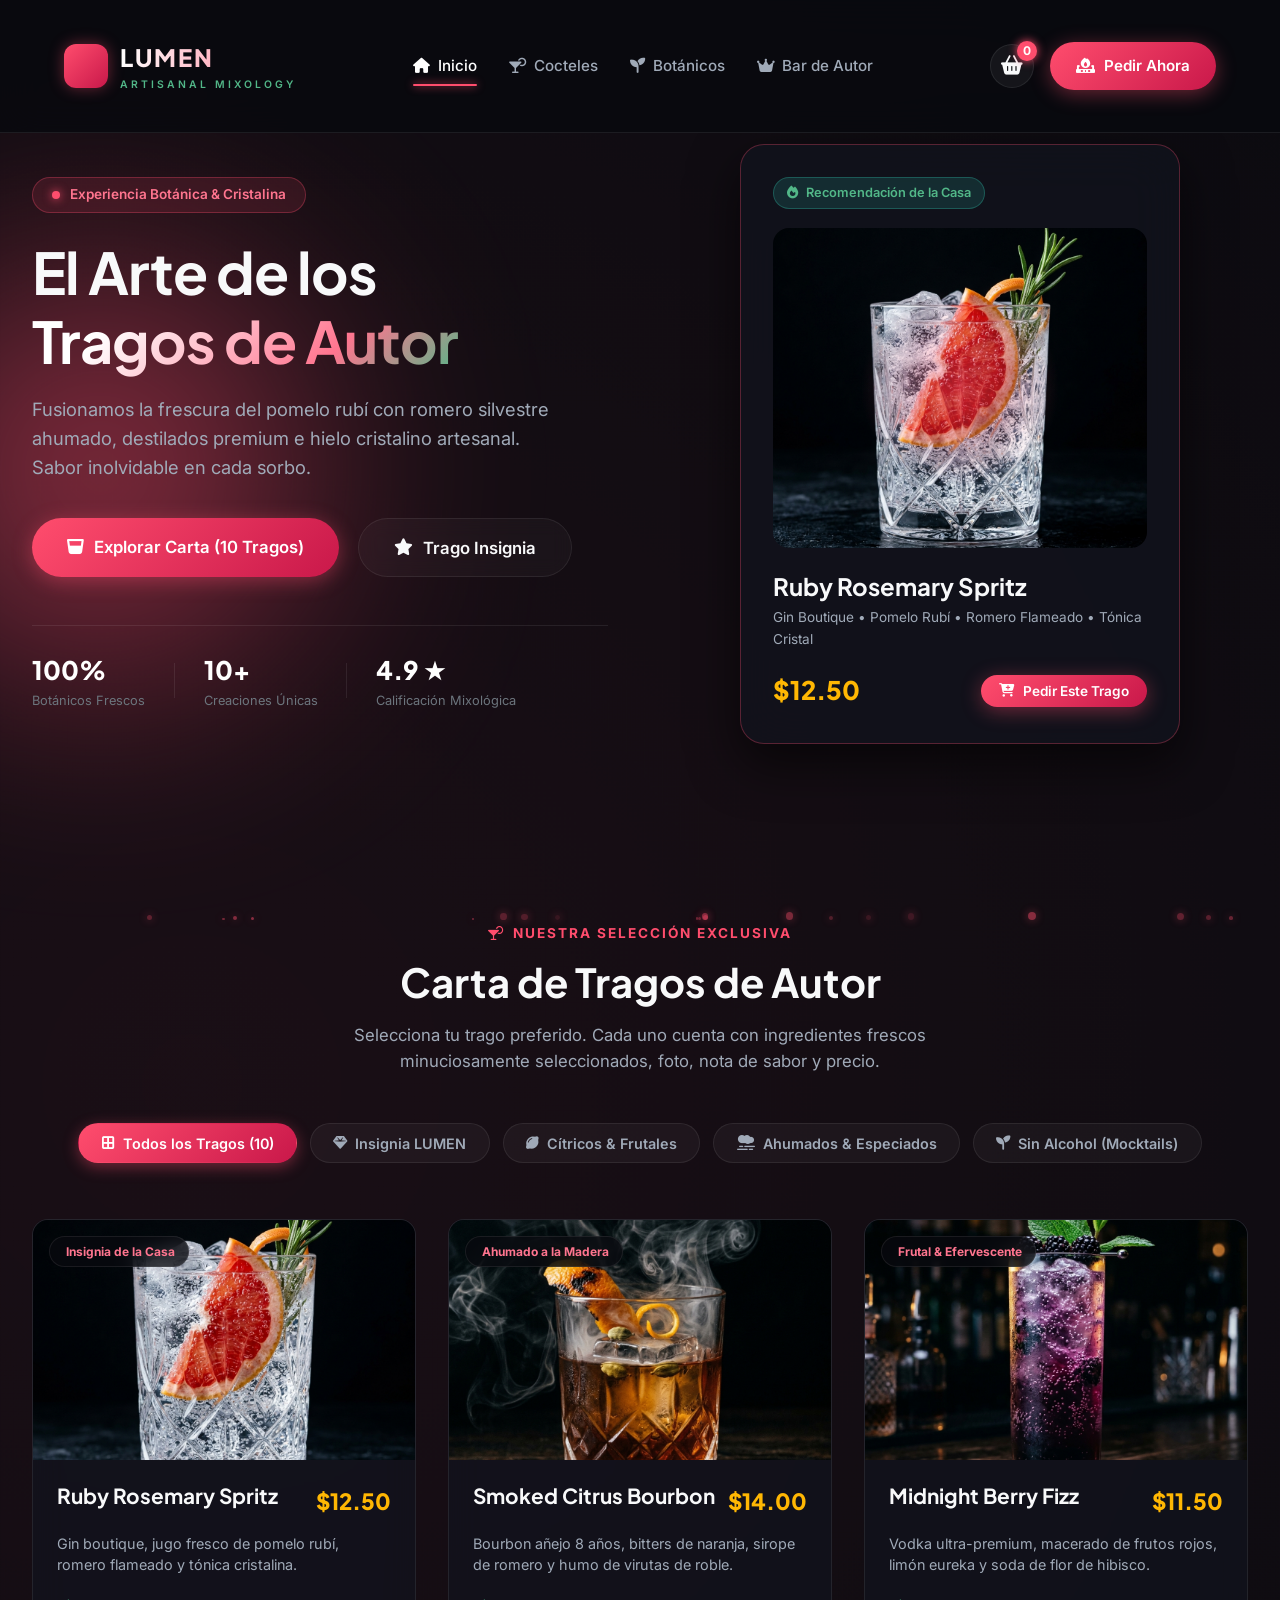
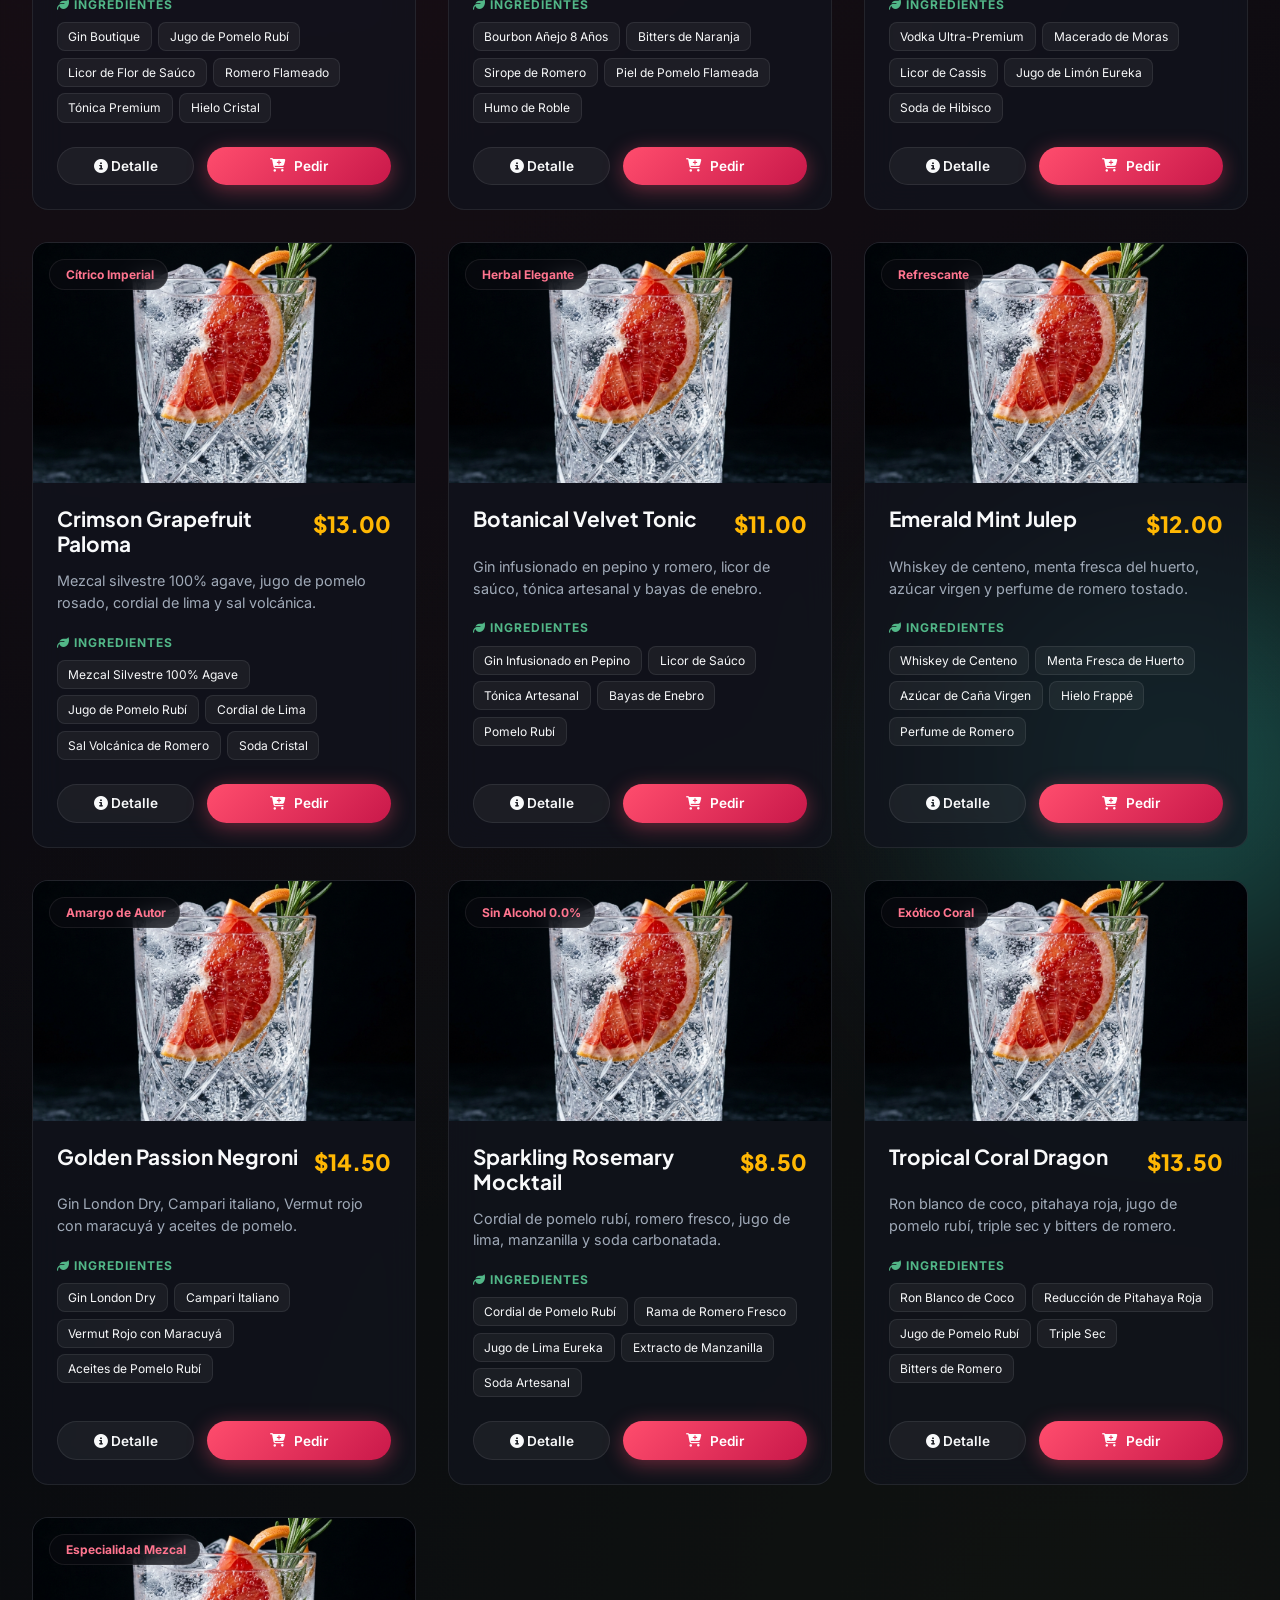
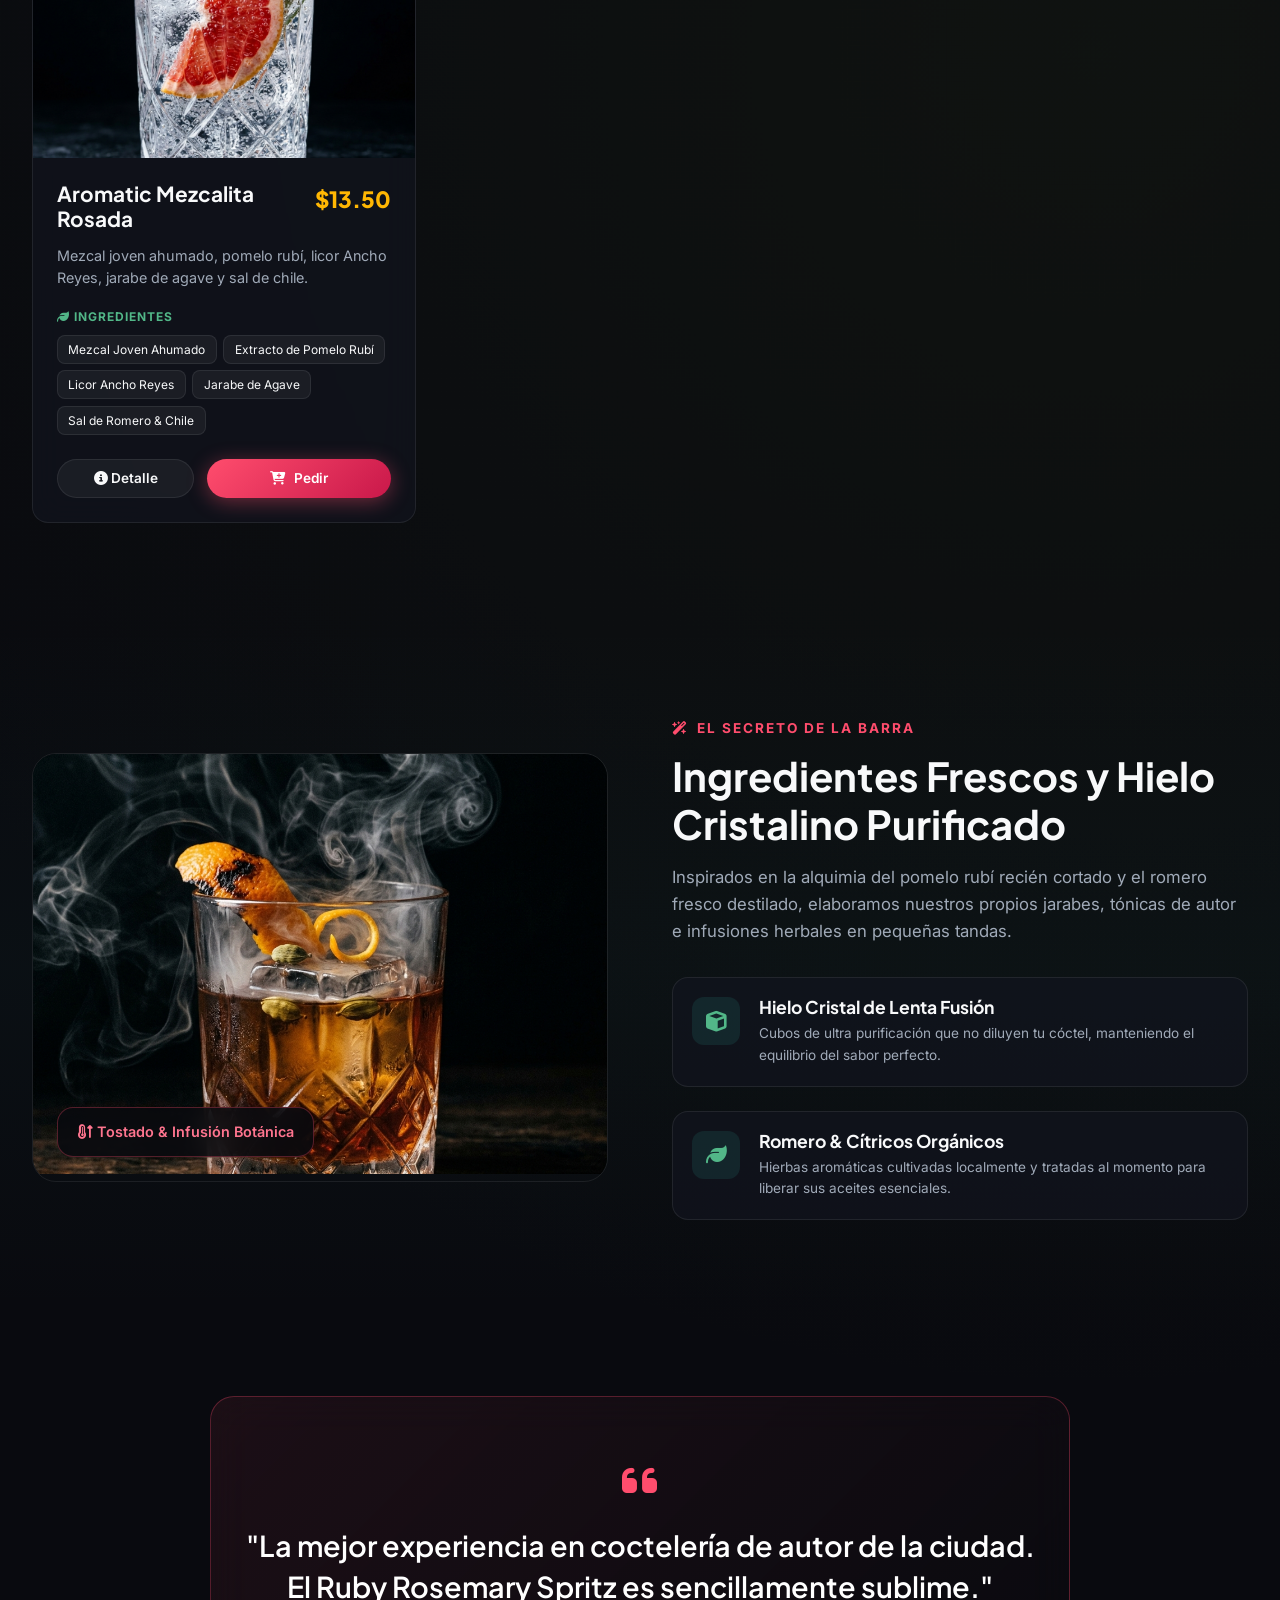
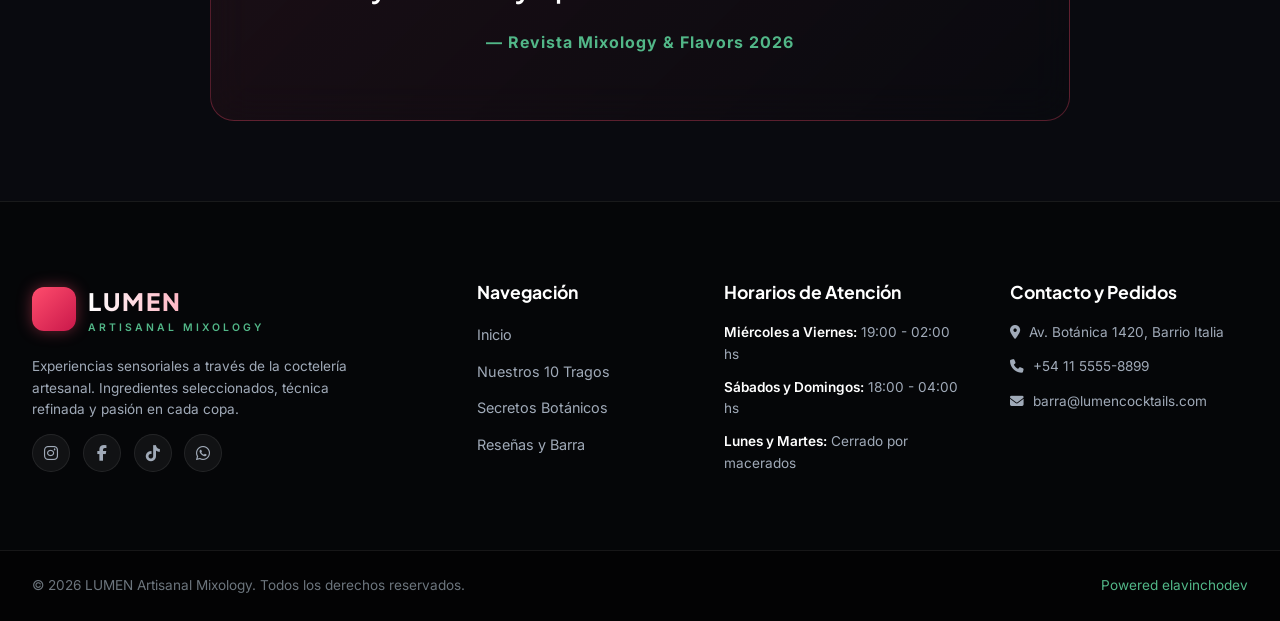
<file: index.html>
<!DOCTYPE html>
<html lang="es">

<head>
    <meta charset="UTF-8">
    <meta name="viewport" content="width=device-width, initial-scale=1.0">
    <title>LUMEN | Artisanal Mixology & Craft Cocktails</title>
    <!-- Meta Description for SEO -->
    <meta name="description"
        content="Descubre la experiencia de coctelería de autor LUMEN. Tragos de autor inspirados en la frescura del pomelo rubí, notas ahumadas y botánicos de romero.">
    <!-- Google Fonts -->
    <link rel="preconnect" href="https://fonts.googleapis.com">
    <link rel="preconnect" href="https://fonts.gstatic.com" crossorigin>
    <link
        href="https://fonts.googleapis.com/css2?family=Inter:wght@300;400;500;600;700&family=Plus+Jakarta+Sans:wght@400;600;700;800&display=swap"
        rel="stylesheet">
    <!-- Font Awesome Icons -->
    <link rel="stylesheet" href="https://cdnjs.cloudflare.com/ajax/libs/font-awesome/6.4.0/css/all.min.css">
    <!-- Custom Styles -->
    <link rel="stylesheet" href="styles.css">
    <link rel="icon" type="image/x-icon" href="images/berry_fizz.png">
</head>

<body>
    <!-- Ambient Glass Lighting & Sparkle Effects -->
    <div class="ambient-glow glow-1"></div>
    <div class="ambient-glow glow-2"></div>
    <div class="bubbles-container" id="bubblesContainer"></div>

    <!-- Header Section -->
    <header class="main-header" id="header">
        <div class="header-container">
            <a href="#" class="brand-logo">
                <span class="logo-icon"><i class="fa-solid fa-glass-citrus"></i></span>
                <div class="logo-text">
                    <span class="brand-name">LUMEN</span>
                    <span class="brand-tag">ARTISANAL MIXOLOGY</span>
                </div>
            </a>

            <nav class="nav-menu" id="navMenu">
                <ul>
                    <li><a href="#hero" class="nav-link active"><i class="fa-solid fa-house"></i> Inicio</a></li>
                    <li><a href="#menu" class="nav-link"><i class="fa-solid fa-martini-glass-citrus"></i> Cocteles</a>
                    </li>
                    <li><a href="#experiencia" class="nav-link"><i class="fa-solid fa-seedling"></i> Botánicos</a></li>
                    <li><a href="#nosotros" class="nav-link"><i class="fa-solid fa-crown"></i> Bar de Autor</a></li>
                </ul>
            </nav>

            <div class="header-actions">
                <button class="cart-btn" id="cartBtn" aria-label="Ver carrito">
                    <i class="fa-solid fa-basket-shopping"></i>
                    <span class="cart-badge" id="cartBadge">0</span>
                </button>
                <a href="#menu" class="btn btn-primary btn-sparkle">
                    <i class="fa-solid fa-fire-burner"></i> Pedir Ahora
                </a>
                <button class="mobile-toggle" id="mobileToggle" aria-label="Menu movil">
                    <i class="fa-solid fa-bars"></i>
                </button>
            </div>
        </div>
    </header>

    <!-- Main Section -->
    <main>
        <!-- Hero Section -->
        <section class="hero-section" id="hero">
            <div class="hero-container">
                <div class="hero-content">
                    <div class="badge-pill">
                        <span class="badge-dot"></span> Experiencia Botánica & Cristalina
                    </div>
                    <h1 class="hero-title">
                        El Arte de los <br>
                        <span class="text-gradient">Tragos de Autor</span>
                    </h1>
                    <p class="hero-subtitle">
                        Fusionamos la frescura del pomelo rubí con romero silvestre ahumado, destilados premium e hielo
                        cristalino artesanal. Sabor inolvidable en cada sorbo.
                    </p>
                    <div class="hero-cta-group">
                        <a href="#menu" class="btn btn-primary btn-lg">
                            <i class="fa-solid fa-whiskey-glass"></i> Explorar Carta (10 Tragos)
                        </a>
                        <button class="btn btn-outline btn-lg" id="quickFeatureBtn">
                            <i class="fa-solid fa-star"></i> Trago Insignia
                        </button>
                    </div>
                    <div class="hero-stats">
                        <div class="stat-item">
                            <span class="stat-num">100%</span>
                            <span class="stat-desc">Botánicos Frescos</span>
                        </div>
                        <div class="stat-divider"></div>
                        <div class="stat-item">
                            <span class="stat-num">10+</span>
                            <span class="stat-desc">Creaciones Únicas</span>
                        </div>
                        <div class="stat-divider"></div>
                        <div class="stat-item">
                            <span class="stat-num">4.9 ★</span>
                            <span class="stat-desc">Calificación Mixológica</span>
                        </div>
                    </div>
                </div>

                <div class="hero-visual">
                    <div class="hero-card-glass">
                        <div class="visual-tag"><i class="fa-solid fa-fire"></i> Recomendación de la Casa</div>
                        <div class="cocktail-hero-img-wrapper">
                            <img src="images/ruby_spritz.png" alt="Ruby Rosemary Spritz" class="hero-cocktail-img"
                                id="heroCocktailImg">
                            <div class="hero-glow-ring"></div>
                        </div>
                        <div class="hero-card-details">
                            <h3>Ruby Rosemary Spritz</h3>
                            <p class="ingredients-preview">Gin Boutique • Pomelo Rubí • Romero Flameado • Tónica Cristal
                            </p>
                            <div class="hero-card-bottom">
                                <span class="price-tag">$12.50</span>
                                <button class="btn btn-sm btn-primary order-trigger-btn" data-id="1">
                                    <i class="fa-solid fa-cart-plus"></i> Pedir Este Trago
                                </button>
                            </div>
                        </div>
                    </div>
                </div>
            </div>
        </section>

        <!-- Menu & Filters Section -->
        <section class="menu-section" id="menu">
            <div class="section-container">
                <div class="section-header">
                    <div class="section-badge"><i class="fa-solid fa-cocktail"></i> Nuestra Selección Exclusiva</div>
                    <h2 class="section-title">Carta de Tragos de Autor</h2>
                    <p class="section-description">
                        Selecciona tu trago preferido. Cada uno cuenta con ingredientes frescos minuciosamente
                        seleccionados, foto, nota de sabor y precio.
                    </p>
                </div>

                <!-- Category Filters -->
                <div class="filter-container">
                    <button class="filter-btn active" data-category="all">
                        <i class="fa-solid fa-border-all"></i> Todos los Tragos (10)
                    </button>
                    <button class="filter-btn" data-category="insignia">
                        <i class="fa-solid fa-gem"></i> Insignia LUMEN
                    </button>
                    <button class="filter-btn" data-category="citricos">
                        <i class="fa-solid fa-lemon"></i> Cítricos & Frutales
                    </button>
                    <button class="filter-btn" data-category="ahumados">
                        <i class="fa-solid fa-smog"></i> Ahumados & Especiados
                    </button>
                    <button class="filter-btn" data-category="sin-alcohol">
                        <i class="fa-solid fa-seedling"></i> Sin Alcohol (Mocktails)
                    </button>
                </div>

                <!-- Cocktail Cards Grid -->
                <div class="cocktails-grid" id="cocktailsGrid">
                    <!-- Dynamic rendering from script.js -->
                </div>
            </div>
        </section>

        <!-- Crafting & Botanical Experience Section -->
        <section class="experience-section" id="experiencia">
            <div class="section-container">
                <div class="exp-grid">
                    <div class="exp-image-box">
                        <img src="images/smoked_bourbon.png" alt="Preparación artesanal de tragos ahumados"
                            class="exp-img">
                        <div class="exp-badge">
                            <i class="fa-solid fa-temperature-arrow-up"></i> Tostado & Infusión Botánica
                        </div>
                    </div>
                    <div class="exp-content">
                        <div class="section-badge"><i class="fa-solid fa-wand-magic-sparkles"></i> El Secreto de la
                            Barra</div>
                        <h2 class="section-title">Ingredientes Frescos y Hielo Cristalino Purificado</h2>
                        <p class="exp-text">
                            Inspirados en la alquimia del pomelo rubí recién cortado y el romero fresco destilado,
                            elaboramos nuestros propios jarabes, tónicas de autor e infusiones herbales en pequeñas
                            tandas.
                        </p>

                        <div class="exp-features">
                            <div class="feature-card">
                                <div class="feature-icon"><i class="fa-solid fa-cube"></i></div>
                                <div>
                                    <h4>Hielo Cristal de Lenta Fusión</h4>
                                    <p>Cubos de ultra purificación que no diluyen tu cóctel, manteniendo el equilibrio
                                        del sabor perfecto.</p>
                                </div>
                            </div>
                            <div class="feature-card">
                                <div class="feature-icon"><i class="fa-solid fa-leaf"></i></div>
                                <div>
                                    <h4>Romero & Cítricos Orgánicos</h4>
                                    <p>Hierbas aromáticas cultivadas localmente y tratadas al momento para liberar sus
                                        aceites esenciales.</p>
                                </div>
                            </div>
                        </div>
                    </div>
                </div>
            </div>
        </section>

        <!-- Bar Experience & Testimonials Section -->
        <section class="about-section" id="nosotros">
            <div class="section-container">
                <div class="about-card-glass">
                    <div class="about-header">
                        <i class="fa-solid fa-quote-left quote-icon"></i>
                        <h3>"La mejor experiencia en coctelería de autor de la ciudad. El Ruby Rosemary Spritz es
                            sencillamente sublime."</h3>
                        <p class="author-tag">— Revista Mixology & Flavors 2026</p>
                    </div>
                </div>
            </div>
        </section>
    </main>

    <!-- Footer Section -->
    <footer class="main-footer">
        <div class="footer-container">
            <div class="footer-col brand-col">
                <div class="brand-logo">
                    <span class="logo-icon"><i class="fa-solid fa-glass-citrus"></i></span>
                    <div class="logo-text">
                        <span class="brand-name">LUMEN</span>
                        <span class="brand-tag">ARTISANAL MIXOLOGY</span>
                    </div>
                </div>
                <p class="footer-desc">
                    Experiencias sensoriales a través de la coctelería artesanal. Ingredientes seleccionados, técnica
                    refinada y pasión en cada copa.
                </p>
                <div class="social-links">
                    <a href="#" aria-label="Instagram"><i class="fa-brands fa-instagram"></i></a>
                    <a href="#" aria-label="Facebook"><i class="fa-brands fa-facebook-f"></i></a>
                    <a href="#" aria-label="TikTok"><i class="fa-brands fa-tiktok"></i></a>
                    <a href="#" aria-label="WhatsApp"><i class="fa-brands fa-whatsapp"></i></a>
                </div>
            </div>

            <div class="footer-col">
                <h4>Navegación</h4>
                <ul>
                    <li><a href="#hero">Inicio</a></li>
                    <li><a href="#menu">Nuestros 10 Tragos</a></li>
                    <li><a href="#experiencia">Secretos Botánicos</a></li>
                    <li><a href="#nosotros">Reseñas y Barra</a></li>
                </ul>
            </div>

            <div class="footer-col">
                <h4>Horarios de Atención</h4>
                <ul class="hours-list">
                    <li><span>Miércoles a Viernes:</span> 19:00 - 02:00 hs</li>
                    <li><span>Sábados y Domingos:</span> 18:00 - 04:00 hs</li>
                    <li><span>Lunes y Martes:</span> Cerrado por macerados</li>
                </ul>
            </div>

            <div class="footer-col">
                <h4>Contacto y Pedidos</h4>
                <p><i class="fa-solid fa-location-dot"></i> Av. Botánica 1420, Barrio Italia</p>
                <p><i class="fa-solid fa-phone"></i> +54 11 5555-8899</p>
                <p><i class="fa-solid fa-envelope"></i> barra@lumencocktails.com</p>
            </div>
        </div>

        <div class="footer-bottom">
            <div class="footer-bottom-container">
                <p>&copy; 2026 LUMEN Artisanal Mixology. Todos los derechos reservados.</p>
                <p class="credits">Powered elavinchodev</p>
            </div>
        </div>
    </footer>

    <!-- Cocktail Detail Modal -->
    <div class="modal-overlay" id="detailModal">
        <div class="modal-card">
            <button class="modal-close" id="modalCloseBtn" aria-label="Cerrar modal">&times;</button>
            <div class="modal-body" id="modalBody">
                <!-- Injected via script.js -->
            </div>
        </div>
    </div>

    <!-- SIMULATED ORDER PROCESS MODAL (Exigido por la consigna) -->
    <div class="modal-overlay order-modal-overlay" id="orderProcessModal">
        <div class="modal-card order-modal-card">
            <button class="modal-close" id="orderModalCloseBtn" aria-label="Cerrar modal">&times;</button>
            <div class="order-status-container">
                <div class="order-status-icon">
                    <div class="pulse-ring"></div>
                    <i class="fa-solid fa-martini-glass-citrus icon-shaker"></i>
                </div>

                <div class="order-badge">
                    <span class="badge-dot-live"></span> En Vivo • Barra Principal
                </div>

                <h3 class="order-title">¡Su pedido está en proceso!</h3>
                <p class="order-subtitle" id="orderDrinkName">Preparando tu cóctel seleccionado...</p>

                <!-- Order Progress Tracker -->
                <div class="order-progress-wrapper">
                    <div class="progress-bar-bg">
                        <div class="progress-bar-fill" id="orderProgressBar"></div>
                    </div>
                    <div class="progress-steps">
                        <div class="step active" id="step1">
                            <div class="step-circle"><i class="fa-solid fa-check"></i></div>
                            <span class="step-label">Recibido</span>
                        </div>
                        <div class="step active" id="step2">
                            <div class="step-circle"><i class="fa-solid fa-fire"></i></div>
                            <span class="step-label">Mezclando</span>
                        </div>
                        <div class="step" id="step3">
                            <div class="step-circle"><i class="fa-solid fa-whiskey-glass"></i></div>
                            <span class="step-label">Listo / Servido</span>
                        </div>
                    </div>
                </div>

                <div class="order-details-box">
                    <div class="detail-row">
                        <span><i class="fa-solid fa-clock"></i> Tiempo estimado:</span>
                        <strong id="orderCountdown">04:30 min</strong>
                    </div>
                    <div class="detail-row">
                        <span><i class="fa-solid fa-receipt"></i> Número de Pedido:</span>
                        <strong id="orderNumber">#LUMEN-8842</strong>
                    </div>
                    <div class="detail-row">
                        <span><i class="fa-solid fa-tag"></i> Ingredientes Clave:</span>
                        <span id="orderIngredientsSummary" class="ingredients-summary">Hielo cristal, Cítricos
                            frescos</span>
                    </div>
                </div>

                <div class="order-modal-actions">
                    <button class="btn btn-primary btn-block" id="confirmOrderSuccessBtn">
                        <i class="fa-solid fa-thumbs-up"></i> Entendido, esperaré en la barra / mesa
                    </button>
                </div>
            </div>
        </div>
    </div>

    <!-- Quick Toast Notifications Container -->
    <div class="toast-container" id="toastContainer"></div>

    <!-- Script File -->
    <script src="script.js"></script>
</body>

</html>
</file>
<file: styles.css>
/* ==========================================================================
   LUMEN | Artisanal Mixology Design System
   Inspired by Ruby Grapefruit, Rosemary, and Crystal Ice Aesthetics
   ========================================================================== */

:root {
    /* Color Palette */
    --bg-dark: #090a0f;
    --bg-card: rgba(18, 20, 30, 0.7);
    --bg-card-hover: rgba(26, 30, 46, 0.85);
    --bg-header: rgba(9, 10, 15, 0.85);

    /* Accents inspired by reference photo */
    --ruby-pink: #ff4d6d;
    --ruby-pink-glow: rgba(255, 77, 109, 0.4);
    --ruby-red-deep: #c9184a;
    --grapefruit-coral: #ff758f;
    --rosemary-green: #2a9d8f;
    --rosemary-green-light: #52b788;
    --rosemary-glow: rgba(42, 157, 143, 0.3);
    --citrus-gold: #ffb703;
    --ice-crystal: #e0f7fa;

    /* Neutral & Text Colors */
    --text-primary: #f8f9fa;
    --text-secondary: #a0aab8;
    --text-muted: #6c757d;
    --border-glass: rgba(255, 255, 255, 0.08);
    --border-highlight: rgba(255, 77, 109, 0.3);

    /* Layout & Shadows */
    --font-heading: 'Plus Jakarta Sans', sans-serif;
    --font-body: 'Inter', sans-serif;
    --radius-sm: 8px;
    --radius-md: 16px;
    --radius-lg: 24px;
    --radius-full: 9999px;
    --transition-fast: 0.2s ease;
    --transition-normal: 0.35s cubic-bezier(0.16, 1, 0.3, 1);
    --shadow-card: 0 10px 30px -10px rgba(0, 0, 0, 0.5);
    --shadow-glow: 0 0 35px var(--ruby-pink-glow);
}

/* Reset & Base Styles */
*,
*::before,
*::after {
    box-sizing: border-box;
    margin: 0;
    padding: 0;
}

html {
    scroll-behavior: smooth;
    font-size: 16px;
}

body {
    font-family: var(--font-body);
    background-color: var(--bg-dark);
    color: var(--text-primary);
    line-height: 1.6;
    overflow-x: hidden;
    position: relative;
    background-image:
        radial-gradient(circle at 15% 20%, rgba(255, 77, 109, 0.07) 0%, transparent 40%),
        radial-gradient(circle at 85% 60%, rgba(117, 157, 42, 0.06) 0%, transparent 40%);
}

/* Typography Helpers */
h1,
h2,
h3,
h4,
h5,
h6 {
    font-family: var(--font-heading);
    color: var(--text-primary);
    line-height: 1.2;
    font-weight: 700;
}

a {
    color: inherit;
    text-decoration: none;
}

button {
    cursor: pointer;
    border: none;
    outline: none;
    font-family: var(--font-body);
}

/* Ambient Sparkle & Glow Background Elements */
.ambient-glow {
    position: absolute;
    width: 400px;
    height: 400px;
    border-radius: 50%;
    filter: blur(120px);
    pointer-events: none;
    z-index: -1;
    opacity: 0.5;
}

.glow-1 {
    top: 5%;
    left: -100px;
    background: var(--ruby-pink);
}

.glow-2 {
    top: 40%;
    right: -100px;
    background: var(--rosemary-green);
}

/* Header & Navigation */
.main-header {
    position: fixed;
    top: 0;
    left: 0;
    width: 100%;
    z-index: 1000;
    background: var(--bg-header);
    backdrop-filter: blur(20px);
    border-bottom: 1px solid var(--border-glass);
    transition: var(--transition-normal);
}

.header-container {
    max-width: 1280px;
    margin: 0 auto;
    padding: 1.2rem 2rem;
    display: flex;
    align-items: center;
    justify-content: space-between;
}

.brand-logo {
    display: flex;
    align-items: center;
    gap: 0.75rem;
}

.logo-icon {
    width: 44px;
    height: 44px;
    border-radius: 12px;
    background: linear-gradient(135deg, var(--ruby-pink), var(--ruby-red-deep));
    display: flex;
    align-items: center;
    justify-content: center;
    font-size: 1.4rem;
    color: #fff;
    box-shadow: 0 0 15px var(--ruby-pink-glow);
}

.logo-text {
    display: flex;
    flex-direction: column;
}

.brand-name {
    font-family: var(--font-heading);
    font-size: 1.5rem;
    font-weight: 800;
    letter-spacing: 2px;
    background: linear-gradient(90deg, #fff, var(--grapefruit-coral));
    -webkit-background-clip: text;
    -webkit-text-fill-color: transparent;
}

.brand-tag {
    font-size: 0.65rem;
    letter-spacing: 3px;
    color: var(--rosemary-green-light);
    font-weight: 600;
}

.nav-menu ul {
    display: flex;
    list-style: none;
    gap: 2rem;
}

.nav-link {
    font-size: 0.95rem;
    font-weight: 500;
    color: var(--text-secondary);
    transition: var(--transition-fast);
    display: flex;
    align-items: center;
    gap: 0.5rem;
    padding: 0.5rem 0;
    position: relative;
}

.nav-link:hover,
.nav-link.active {
    color: #fff;
}

.nav-link.active::after {
    content: '';
    position: absolute;
    bottom: 0;
    left: 0;
    width: 100%;
    height: 2px;
    background: var(--ruby-pink);
    border-radius: var(--radius-full);
    box-shadow: 0 0 8px var(--ruby-pink);
}

.header-actions {
    display: flex;
    align-items: center;
    gap: 1rem;
}

.cart-btn {
    position: relative;
    width: 44px;
    height: 44px;
    border-radius: 50%;
    background: rgba(255, 255, 255, 0.05);
    border: 1px solid var(--border-glass);
    color: var(--text-primary);
    font-size: 1.2rem;
    display: flex;
    align-items: center;
    justify-content: center;
    transition: var(--transition-fast);
}

.cart-btn:hover {
    background: rgba(255, 77, 109, 0.15);
    border-color: var(--ruby-pink);
    color: var(--ruby-pink);
}

.cart-badge {
    position: absolute;
    top: -4px;
    right: -4px;
    background: var(--ruby-pink);
    color: #fff;
    font-size: 0.75rem;
    font-weight: 700;
    width: 20px;
    height: 20px;
    border-radius: 50%;
    display: flex;
    align-items: center;
    justify-content: center;
    box-shadow: 0 0 10px var(--ruby-pink);
}

.mobile-toggle {
    display: none;
    background: transparent;
    color: var(--text-primary);
    font-size: 1.5rem;
}

/* Button Components */
.btn {
    display: inline-flex;
    align-items: center;
    justify-content: center;
    gap: 0.6rem;
    padding: 0.75rem 1.6rem;
    border-radius: var(--radius-full);
    font-weight: 600;
    font-size: 0.95rem;
    transition: var(--transition-normal);
}

.btn-primary {
    background: linear-gradient(135deg, var(--ruby-pink), var(--ruby-red-deep));
    color: #fff;
    box-shadow: 0 4px 20px var(--ruby-pink-glow);
}

.btn-primary:hover {
    transform: translateY(-2px);
    box-shadow: 0 8px 30px var(--ruby-pink-glow);
    filter: brightness(1.1);
}

.btn-outline {
    background: rgba(255, 255, 255, 0.03);
    border: 1px solid var(--border-glass);
    color: var(--text-primary);
    backdrop-filter: blur(10px);
}

.btn-outline:hover {
    background: rgba(255, 255, 255, 0.1);
    border-color: var(--rosemary-green-light);
    color: var(--rosemary-green-light);
    transform: translateY(-2px);
}

.btn-sm {
    padding: 0.5rem 1.1rem;
    font-size: 0.85rem;
}

.btn-lg {
    padding: 1rem 2.2rem;
    font-size: 1.05rem;
}

.btn-block {
    width: 100%;
}

/* Hero Section */
.hero-section {
    padding: 9rem 2rem 5rem 2rem;
    position: relative;
}

.hero-container {
    max-width: 1280px;
    margin: 0 auto;
    display: grid;
    grid-template-columns: 1fr 1fr;
    gap: 4rem;
    align-items: center;
}

.badge-pill {
    display: inline-flex;
    align-items: center;
    gap: 0.6rem;
    padding: 0.4rem 1.2rem;
    border-radius: var(--radius-full);
    background: rgba(255, 77, 109, 0.12);
    border: 1px solid rgba(255, 77, 109, 0.3);
    color: var(--grapefruit-coral);
    font-size: 0.85rem;
    font-weight: 600;
    margin-bottom: 1.5rem;
}

.badge-dot {
    width: 8px;
    height: 8px;
    border-radius: 50%;
    background: var(--ruby-pink);
    box-shadow: 0 0 10px var(--ruby-pink);
}

.hero-title {
    font-size: 3.6rem;
    margin-bottom: 1.2rem;
    letter-spacing: -1px;
}

.text-gradient {
    background: linear-gradient(135deg, #fff 20%, var(--grapefruit-coral) 70%, var(--rosemary-green-light) 100%);
    -webkit-background-clip: text;
    -webkit-text-fill-color: transparent;
}

.hero-subtitle {
    font-size: 1.15rem;
    color: var(--text-secondary);
    margin-bottom: 2.2rem;
    max-width: 540px;
}

.hero-cta-group {
    display: flex;
    gap: 1.2rem;
    margin-bottom: 3rem;
    flex-wrap: wrap;
}

.hero-stats {
    display: flex;
    align-items: center;
    gap: 1.8rem;
    padding-top: 1.5rem;
    border-top: 1px solid var(--border-glass);
}

.stat-item {
    display: flex;
    flex-direction: column;
}

.stat-num {
    font-family: var(--font-heading);
    font-size: 1.6rem;
    font-weight: 800;
    color: #fff;
}

.stat-desc {
    font-size: 0.8rem;
    color: var(--text-muted);
}

.stat-divider {
    width: 1px;
    height: 35px;
    background: var(--border-glass);
}

/* Hero Visual Card */
.hero-visual {
    position: relative;
    display: flex;
    justify-content: center;
}

.hero-card-glass {
    position: relative;
    width: 100%;
    max-width: 440px;
    background: var(--bg-card);
    backdrop-filter: blur(24px);
    border: 1px solid var(--border-highlight);
    border-radius: var(--radius-lg);
    padding: 2rem;
    box-shadow: 0 20px 50px rgba(0, 0, 0, 0.6);
    transition: var(--transition-normal);
}

.hero-card-glass:hover {
    transform: translateY(-50px scale(1.02));
    border-color: var(--ruby-pink);
    box-shadow: 0 25px 60px var(--ruby-pink-glow);
}

.visual-tag {
    display: inline-flex;
    align-items: center;
    gap: 0.5rem;
    background: rgba(42, 157, 143, 0.2);
    border: 1px solid rgba(42, 157, 143, 0.4);
    color: var(--rosemary-green-light);
    font-size: 0.8rem;
    font-weight: 600;
    padding: 0.3rem 0.8rem;
    border-radius: var(--radius-full);
    margin-bottom: 1.2rem;
}

.cocktail-hero-img-wrapper {
    position: relative;
    width: 100%;
    height: 320px;
    border-radius: var(--radius-md);
    overflow: hidden;
    margin-bottom: 1.5rem;
    background: #000;
    display: flex;
    align-items: center;
    justify-content: center;
}

.hero-cocktail-img {
    width: 100%;
    height: 100%;
    object-fit: cover;
    transition: var(--transition-normal);
}

.hero-card-glass:hover .hero-cocktail-img {
    transform: scale(1.06);
}

.hero-glow-ring {
    position: absolute;
    top: 50%;
    left: 50%;
    transform: translate(-50%, -50%);
    width: 200px;
    height: 200px;
    border-radius: 50%;
    background: radial-gradient(circle, var(--ruby-pink-glow) 0%, transparent 70%);
    pointer-events: none;
}

.hero-card-details h3 {
    font-size: 1.5rem;
    margin-bottom: 0.4rem;
}

.ingredients-preview {
    font-size: 0.85rem;
    color: var(--text-secondary);
    margin-bottom: 1.2rem;
}

.hero-card-bottom {
    display: flex;
    align-items: center;
    justify-content: space-between;
}

.price-tag {
    font-family: var(--font-heading);
    font-size: 1.6rem;
    font-weight: 800;
    color: var(--citrus-gold);
}

/* Menu & Filter Section */
.menu-section {
    padding: 6rem 2rem;
    position: relative;
}

.section-container {
    max-width: 1280px;
    margin: 0 auto;
}

.section-header {
    text-align: center;
    max-width: 680px;
    margin: 0 auto 3rem auto;
}

.section-badge {
    display: inline-flex;
    align-items: center;
    gap: 0.5rem;
    color: var(--ruby-pink);
    font-size: 0.85rem;
    font-weight: 700;
    text-transform: uppercase;
    letter-spacing: 2px;
    margin-bottom: 0.8rem;
}

.section-title {
    font-size: 2.5rem;
    margin-bottom: 1rem;
}

.section-description {
    color: var(--text-secondary);
    font-size: 1.05rem;
}

/* Category Filters */
.filter-container {
    display: flex;
    justify-content: center;
    gap: 0.8rem;
    margin-bottom: 3.5rem;
    flex-wrap: wrap;
}

.filter-btn {
    background: rgba(255, 255, 255, 0.04);
    border: 1px solid var(--border-glass);
    color: var(--text-secondary);
    padding: 0.65rem 1.4rem;
    border-radius: var(--radius-full);
    font-size: 0.9rem;
    font-weight: 600;
    transition: var(--transition-fast);
    display: flex;
    align-items: center;
    gap: 0.5rem;
}

.filter-btn:hover {
    background: rgba(255, 255, 255, 0.08);
    color: #fff;
}

.filter-btn.active {
    background: linear-gradient(135deg, var(--ruby-pink), var(--ruby-red-deep));
    color: #fff;
    border-color: transparent;
    box-shadow: 0 4px 15px var(--ruby-pink-glow);
}

/* Cocktails Grid */
.cocktails-grid {
    display: grid;
    grid-template-columns: repeat(auto-fill, minmax(350px, 1fr));
    gap: 2rem;
}

/* Cocktail Card Component */
.cocktail-card {
    background: var(--bg-card);
    border: 1px solid var(--border-glass);
    border-radius: var(--radius-md);
    overflow: hidden;
    transition: var(--transition-normal);
    display: flex;
    flex-direction: column;
    position: relative;
    backdrop-filter: blur(16px);
}

.cocktail-card:hover {
    transform: translateY(-8px);
    border-color: var(--border-highlight);
    box-shadow: 0 15px 35px rgba(0, 0, 0, 0.6);
    background: var(--bg-card-hover);
}

.cocktail-img-container {
    position: relative;
    width: 100%;
    height: 240px;
    overflow: hidden;
    background: #000;
}

.cocktail-img {
    width: 100%;
    height: 100%;
    object-fit: cover;
    transition: var(--transition-normal);
}

.cocktail-card:hover .cocktail-img {
    transform: scale(1.08);
}

.cocktail-badge {
    position: absolute;
    top: 1rem;
    left: 1rem;
    background: rgba(9, 10, 15, 0.75);
    backdrop-filter: blur(10px);
    border: 1px solid var(--border-glass);
    color: var(--grapefruit-coral);
    font-size: 0.75rem;
    font-weight: 700;
    padding: 0.3rem 0.8rem;
    border-radius: var(--radius-full);
}

.cocktail-info {
    padding: 1.5rem;
    display: flex;
    flex-direction: column;
    flex-grow: 1;
}

.cocktail-header {
    display: flex;
    justify-content: space-between;
    align-items: flex-start;
    margin-bottom: 0.8rem;
}

.cocktail-title {
    font-size: 1.3rem;
    font-weight: 700;
}

.cocktail-price {
    font-family: var(--font-heading);
    font-size: 1.4rem;
    font-weight: 800;
    color: var(--citrus-gold);
}

.cocktail-desc {
    font-size: 0.9rem;
    color: var(--text-secondary);
    margin-bottom: 1.2rem;
    line-height: 1.5;
}

.ingredients-title {
    font-size: 0.75rem;
    text-transform: uppercase;
    letter-spacing: 1px;
    color: var(--rosemary-green-light);
    font-weight: 700;
    margin-bottom: 0.5rem;
}

.ingredients-list {
    display: flex;
    flex-wrap: wrap;
    gap: 0.4rem;
    margin-bottom: 1.5rem;
}

.ingredient-pill {
    background: rgba(255, 255, 255, 0.05);
    border: 1px solid rgba(255, 255, 255, 0.08);
    font-size: 0.75rem;
    color: var(--text-primary);
    padding: 0.25rem 0.65rem;
    border-radius: var(--radius-sm);
}

.card-actions {
    margin-top: auto;
    display: flex;
    gap: 0.8rem;
}

.btn-detail {
    flex: 1;
    background: rgba(255, 255, 255, 0.05);
    color: var(--text-primary);
    border: 1px solid var(--border-glass);
    border-radius: var(--radius-full);
    padding: 0.65rem;
    font-size: 0.85rem;
    font-weight: 600;
    transition: var(--transition-fast);
}

.btn-detail:hover {
    background: rgba(255, 255, 255, 0.12);
    border-color: #fff;
}

.btn-order-card {
    flex: 1.3;
}

/* Botanical Experience Section */
.experience-section {
    padding: 6rem 2rem;
    background: linear-gradient(180deg, transparent, rgba(42, 157, 143, 0.04), transparent);
}

.exp-grid {
    display: grid;
    grid-template-columns: 1fr 1fr;
    gap: 4rem;
    align-items: center;
}

.exp-image-box {
    position: relative;
    border-radius: var(--radius-lg);
    overflow: hidden;
    border: 1px solid var(--border-glass);
}

.exp-img {
    width: 100%;
    height: 420px;
    object-fit: cover;
}

.exp-badge {
    position: absolute;
    bottom: 1.5rem;
    left: 1.5rem;
    background: rgba(9, 10, 15, 0.85);
    backdrop-filter: blur(12px);
    padding: 0.8rem 1.2rem;
    border-radius: var(--radius-md);
    border: 1px solid var(--border-highlight);
    color: var(--grapefruit-coral);
    font-weight: 600;
    font-size: 0.9rem;
}

.exp-content .section-title {
    text-align: left;
}

.exp-text {
    color: var(--text-secondary);
    font-size: 1.05rem;
    margin-bottom: 2rem;
}

.exp-features {
    display: flex;
    flex-direction: column;
    gap: 1.5rem;
}

.feature-card {
    display: flex;
    gap: 1.2rem;
    align-items: flex-start;
    background: var(--bg-card);
    padding: 1.2rem;
    border-radius: var(--radius-md);
    border: 1px solid var(--border-glass);
}

.feature-icon {
    width: 48px;
    height: 48px;
    border-radius: 12px;
    background: rgba(42, 157, 143, 0.15);
    color: var(--rosemary-green-light);
    display: flex;
    align-items: center;
    justify-content: center;
    font-size: 1.3rem;
    flex-shrink: 0;
}

.feature-card h4 {
    font-size: 1.1rem;
    margin-bottom: 0.3rem;
}

.feature-card p {
    font-size: 0.85rem;
    color: var(--text-secondary);
}

/* About & Testimonials Section */
.about-section {
    padding: 5rem 2rem;
}

.about-card-glass {
    background: linear-gradient(135deg, rgba(255, 77, 109, 0.08), rgba(9, 10, 15, 0.6));
    border: 1px solid var(--border-highlight);
    border-radius: var(--radius-lg);
    padding: 4rem 2rem;
    text-align: center;
    max-width: 860px;
    margin: 0 auto;
    backdrop-filter: blur(20px);
}

.quote-icon {
    font-size: 2.5rem;
    color: var(--ruby-pink);
    margin-bottom: 1.5rem;
}

.about-header h3 {
    font-size: 1.8rem;
    font-weight: 600;
    line-height: 1.4;
    margin-bottom: 1.5rem;
    color: #fff;
}

.author-tag {
    color: var(--rosemary-green-light);
    font-weight: 700;
    letter-spacing: 1px;
}

/* Footer Section */
.main-footer {
    background: #050608;
    border-top: 1px solid var(--border-glass);
    padding-top: 5rem;
}

.footer-container {
    max-width: 1280px;
    margin: 0 auto;
    padding: 0 2rem 4rem 2rem;
    display: grid;
    grid-template-columns: 2fr 1fr 1.2fr 1.2fr;
    gap: 3rem;
}

.footer-desc {
    color: var(--text-secondary);
    font-size: 0.9rem;
    margin: 1.2rem 0;
    max-width: 320px;
}

.social-links {
    display: flex;
    gap: 0.8rem;
}

.social-links a {
    width: 38px;
    height: 38px;
    border-radius: 50%;
    background: rgba(255, 255, 255, 0.05);
    border: 1px solid var(--border-glass);
    display: flex;
    align-items: center;
    justify-content: center;
    color: var(--text-secondary);
    transition: var(--transition-fast);
}

.social-links a:hover {
    background: var(--ruby-pink);
    color: #fff;
    border-color: transparent;
}

.footer-col h4 {
    font-size: 1.1rem;
    margin-bottom: 1.2rem;
    color: #fff;
}

.footer-col ul {
    list-style: none;
}

.footer-col ul li {
    margin-bottom: 0.7rem;
}

.footer-col ul li a {
    color: var(--text-secondary);
    font-size: 0.9rem;
    transition: var(--transition-fast);
}

.footer-col ul li a:hover {
    color: var(--ruby-pink);
}

.hours-list li {
    font-size: 0.85rem;
    color: var(--text-secondary);
}

.hours-list span {
    color: #fff;
    font-weight: 600;
}

.footer-col p {
    font-size: 0.85rem;
    color: var(--text-secondary);
    margin-bottom: 0.8rem;
    display: flex;
    align-items: center;
    gap: 0.6rem;
}

.footer-bottom {
    border-top: 1px solid var(--border-glass);
    padding: 1.5rem 2rem;
    background: #030304;
}

.footer-bottom-container {
    max-width: 1280px;
    margin: 0 auto;
    display: flex;
    justify-content: space-between;
    font-size: 0.85rem;
    color: var(--text-muted);
}

.credits {
    color: var(--rosemary-green-light);
}

/* Modals & Overlays */
.modal-overlay {
    position: fixed;
    top: 0;
    left: 0;
    width: 100%;
    height: 100%;
    background: rgba(0, 0, 0, 0.85);
    backdrop-filter: blur(12px);
    z-index: 2000;
    display: flex;
    align-items: center;
    justify-content: center;
    opacity: 0;
    pointer-events: none;
    transition: var(--transition-normal);
    padding: 1.5rem;
}

.modal-overlay.active {
    opacity: 1;
    pointer-events: all;
}

.modal-card {
    background: var(--bg-card);
    border: 1px solid var(--border-highlight);
    border-radius: var(--radius-lg);
    max-width: 650px;
    width: 100%;
    max-height: 90vh;
    overflow-y: auto;
    position: relative;
    box-shadow: 0 25px 60px rgba(0, 0, 0, 0.9);
    transform: scale(0.95);
    transition: var(--transition-normal);
}

.modal-overlay.active .modal-card {
    transform: scale(1);
}

.modal-close {
    position: absolute;
    top: 1.2rem;
    right: 1.2rem;
    width: 36px;
    height: 36px;
    border-radius: 50%;
    background: rgba(255, 255, 255, 0.1);
    color: #fff;
    font-size: 1.5rem;
    display: flex;
    align-items: center;
    justify-content: center;
    z-index: 10;
    transition: var(--transition-fast);
}

.modal-close:hover {
    background: var(--ruby-pink);
}

/* Order Process Modal Styles (SIMULATED ORDER PROCESS) */
.order-modal-card {
    max-width: 480px;
    padding: 2.5rem 2rem;
    text-align: center;
}

.order-status-icon {
    position: relative;
    width: 80px;
    height: 80px;
    margin: 0 auto 1.5rem auto;
    background: linear-gradient(135deg, var(--ruby-pink), var(--ruby-red-deep));
    border-radius: 50%;
    display: flex;
    align-items: center;
    justify-content: center;
    font-size: 2.2rem;
    color: #fff;
    box-shadow: 0 0 30px var(--ruby-pink-glow);
}

.icon-shaker {
    animation: shaker 1.5s infinite ease-in-out;
}

@keyframes shaker {

    0%,
    100% {
        transform: rotate(0deg) translateY(0);
    }

    25% {
        transform: rotate(-15deg) translateY(-4px);
    }

    75% {
        transform: rotate(15deg) translateY(-4px);
    }
}

.pulse-ring {
    position: absolute;
    width: 100%;
    height: 100%;
    border-radius: 50%;
    border: 2px solid var(--ruby-pink);
    animation: pulseGlow 2s infinite;
}

@keyframes pulseGlow {
    0% {
        transform: scale(1);
        opacity: 0.8;
    }

    100% {
        transform: scale(1.6);
        opacity: 0;
    }
}

.order-badge {
    display: inline-flex;
    align-items: center;
    gap: 0.5rem;
    background: rgba(42, 157, 143, 0.2);
    border: 1px solid rgba(42, 157, 143, 0.4);
    color: var(--rosemary-green-light);
    font-size: 0.8rem;
    font-weight: 700;
    padding: 0.3rem 0.9rem;
    border-radius: var(--radius-full);
    margin-bottom: 1rem;
}

.badge-dot-live {
    width: 8px;
    height: 8px;
    border-radius: 50%;
    background: var(--rosemary-green-light);
    box-shadow: 0 0 8px var(--rosemary-green-light);
}

.order-title {
    font-size: 1.8rem;
    margin-bottom: 0.4rem;
}

.order-subtitle {
    color: var(--text-secondary);
    font-size: 0.95rem;
    margin-bottom: 1.8rem;
}

/* Order Progress Bar */
.order-progress-wrapper {
    margin-bottom: 2rem;
}

.progress-bar-bg {
    width: 100%;
    height: 8px;
    background: rgba(255, 255, 255, 0.08);
    border-radius: var(--radius-full);
    overflow: hidden;
    margin-bottom: 1.5rem;
}

.progress-bar-fill {
    width: 65%;
    height: 100%;
    background: linear-gradient(90deg, var(--ruby-pink), var(--citrus-gold));
    border-radius: var(--radius-full);
    transition: width 1s linear;
}

.progress-steps {
    display: flex;
    justify-content: space-between;
}

.step {
    display: flex;
    flex-direction: column;
    align-items: center;
    gap: 0.4rem;
    opacity: 0.4;
}

.step.active {
    opacity: 1;
}

.step-circle {
    width: 32px;
    height: 32px;
    border-radius: 50%;
    background: rgba(255, 255, 255, 0.1);
    border: 1px solid var(--border-glass);
    display: flex;
    align-items: center;
    justify-content: center;
    font-size: 0.85rem;
}

.step.active .step-circle {
    background: var(--ruby-pink);
    border-color: var(--ruby-pink);
    color: #fff;
    box-shadow: 0 0 10px var(--ruby-pink);
}

.step-label {
    font-size: 0.75rem;
    font-weight: 600;
}

.order-details-box {
    background: rgba(255, 255, 255, 0.03);
    border: 1px solid var(--border-glass);
    border-radius: var(--radius-md);
    padding: 1.2rem;
    margin-bottom: 1.8rem;
    text-align: left;
}

.detail-row {
    display: flex;
    justify-content: space-between;
    font-size: 0.85rem;
    margin-bottom: 0.6rem;

}

.detail-row:last-child {
    margin-bottom: 0;
}

.detail-row span {
    color: var(--text-secondary);
}

.detail-row strong {
    color: var(--citrus-gold);
}

.ingredients-summary {
    color: #fff !important;
    font-weight: 500;
    max-width: 200px;
    text-align: right;
}

/* Toast Notification Component */
.toast-container {
    position: fixed;
    bottom: 2rem;
    right: 2rem;
    z-index: 3000;
    display: flex;
    flex-direction: column;
    gap: 0.8rem;
}

.toast {
    background: var(--bg-card);
    border: 1px solid var(--ruby-pink);
    backdrop-filter: blur(16px);
    color: #fff;
    padding: 1rem 1.4rem;
    border-radius: var(--radius-md);
    box-shadow: 0 10px 30px rgba(0, 0, 0, 0.8);
    display: flex;
    align-items: center;
    gap: 1rem;
    animation: toastIn 0.4s cubic-bezier(0.16, 1, 0.3, 1) forwards;
}

@keyframes toastIn {
    from {
        opacity: 0;
        transform: translateX(50px);
    }

    to {
        opacity: 1;
        transform: translateX(0);
    }
}

.toast-icon {
    font-size: 1.4rem;
    color: var(--ruby-pink);
}

.toast-title {
    font-size: 0.9rem;
    font-weight: 700;
}

.toast-msg {
    font-size: 0.8rem;
    color: var(--text-secondary);
}

/* Responsive Layout Breakpoints */
@media (max-width: 1024px) {
    .hero-container {
        grid-template-columns: 1fr;
        gap: 3rem;
        text-align: center;
    }

    .hero-subtitle {
        margin: 0 auto 2rem auto;
    }

    .hero-cta-group {
        justify-content: center;
    }

    .hero-stats {
        justify-content: center;
    }

    .exp-grid {
        grid-template-columns: 1fr;
        gap: 2.5rem;
    }

    .footer-container {
        grid-template-columns: 1fr 1fr;
    }
}

@media (max-width: 768px) {
    .main-header {
        padding: 0.8rem 1rem;
    }

    .nav-menu {
        position: fixed;
        top: 70px;
        left: -100%;
        width: 100%;
        background: var(--bg-dark);
        border-bottom: 1px solid var(--border-glass);
        padding: 2rem;
        transition: var(--transition-normal);
    }

    .nav-menu.active {
        left: 0;
    }

    .nav-menu ul {
        flex-direction: column;
        align-items: center;
        gap: 1.5rem;
    }

    .mobile-toggle {
        display: block;
    }

    .hero-title {
        font-size: 2.5rem;
    }

    .cocktails-grid {
        grid-template-columns: 1fr;
    }

    .footer-container {
        grid-template-columns: 1fr;
    }

    .footer-bottom-container {
        flex-direction: column;
        gap: 0.5rem;
        text-align: center;
    }
}
</file>
